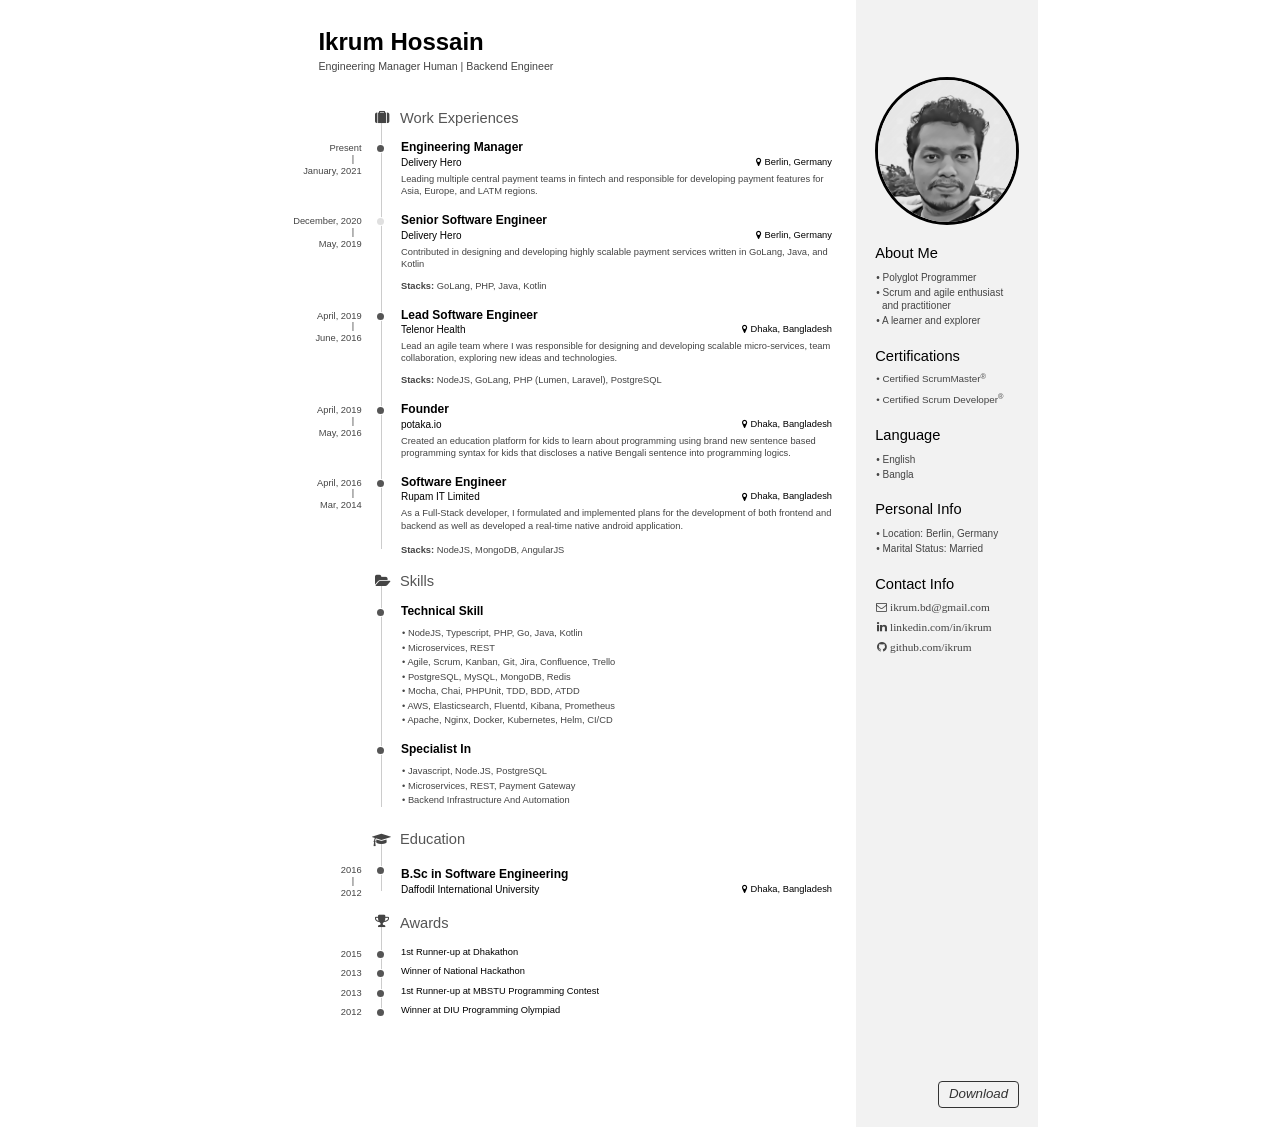
<file: index.html>
<!DOCTYPE html>

<head>
    <meta name="title" property="og:title" content="Ikrum Hossain | Resume">
    <meta name="description" property="og:description"
        content="Software Engineer | Backend Enthusiast | Agile | Team Lead  Polyglot Programmer | Scrum and agile enthusiast and practitioner | Team player">
    <meta http-equiv="Content-Type" content="text/html; charset=UTF-8">
    <meta name="author" content="Ikrum Hossain" />
    <meta property="article:published_time" content="2018-05-05T21:00:11+00:00" />
    <meta property="article:modified_time" content="2019-07-05T21:58:41+00:00" />

    <title>Ikrum Hossain | Resume</title>
    <link rel="shortcut icon" href="/favicon.ico" type="image/x-icon">
    <link rel="stylesheet" type="text/css" href="./assets/normalize.css">
    <link href="https://stackpath.bootstrapcdn.com/font-awesome/4.7.0/css/font-awesome.min.css" rel="stylesheet"
        integrity="sha384-wvfXpqpZZVQGK6TAh5PVlGOfQNHSoD2xbE+QkPxCAFlNEevoEH3Sl0sibVcOQVnN" crossorigin="anonymous">
    <link rel="stylesheet" type="text/css" href="./assets/resume.css">


</head>

<body lang="en">
    <section id="main">
        <header id="title">
            <h1>Ikrum Hossain</h1>
            <span class="subtitle">Engineering Manager Human | Backend Engineer</span>
        </header>
        <section class="main-block">
            <h2>
                <i class="fa fa-suitcase"></i> Work Experiences
            </h2>

            <section class="blocks">
                <div class="date">
                    <span>Present</span><span>January, 2021</span>
                </div>
                <div class="decorator">
                </div>
                <div class="details">
                    <header>
                        <h3>Engineering Manager</h3>
                        <span class="place">Delivery Hero</span>
                        <span class="location">Berlin, Germany</span>
                    </header>
                    <div>
                        Leading multiple central payment teams in fintech and responsible for developing payment
                        features for
                        Asia, Europe, and LATM
                        regions.
                    </div>
                </div>
            </section>

            <section class="blocks merge-timeline">
                <div class="date">
                    <span>December, 2020</span><span>May, 2019</span>
                </div>
                <div class="decorator">
                </div>
                <div class="details">
                    <header>
                        <h3>Senior Software Engineer</h3>
                        <span class="place">Delivery Hero</span>
                        <span class="location">Berlin, Germany</span>
                    </header>
                    <div>
                        Contributed in designing and developing highly scalable payment services written in GoLang,
                        Java, and Kotlin
                    </div>
                    <div class="stacks">
                        <span class="stack-head">Stacks: </span>
                        <strong>GoLang, PHP, Java, Kotlin</strong>
                    </div>
                </div>
            </section>

            <section class="blocks">
                <div class="date">
                    <span>April, 2019</span><span>June, 2016</span>
                </div>
                <div class="decorator">
                </div>
                <div class="details">
                    <header>
                        <h3>Lead Software Engineer</h3>
                        <span class="place">Telenor Health</span>
                        <span class="location">Dhaka, Bangladesh</span>
                    </header>
                    <div>
                        Lead an agile team where I was responsible for designing and developing scalable
                        micro-services, team collaboration, exploring new ideas and technologies.
                    </div>
                    <div class="stacks">
                        <span class="stack-head">Stacks: </span>
                        <strong>NodeJS, GoLang, PHP (Lumen, Laravel), PostgreSQL</strong>
                    </div>
                </div>
            </section>
            <section class="blocks">
                <div class="date">
                    <span>April, 2019</span><span>May, 2016</span>
                </div>
                <div class="decorator">
                </div>
                <div class="details">
                    <header>
                        <h3>Founder</h3>
                        <span class="place">potaka.io</span>
                        <span class="location">Dhaka, Bangladesh</span>
                    </header>
                    <div>
                        Created an education platform for kids to learn about programming using brand new sentence based
                        programming syntax for kids that discloses a
                        native Bengali sentence into programming logics.
                    </div>
                </div>
            </section>
            <section class="blocks">
                <div class="date">
                    <span>April, 2016</span><span>Mar, 2014</span>
                </div>
                <div class="decorator">
                </div>
                <div class="details">
                    <header>
                        <h3>Software Engineer</h3>
                        <span class="place">Rupam IT Limited</span>
                        <span class="location">Dhaka, Bangladesh</span>
                    </header>
                    <div>
                        As a Full-Stack developer, I formulated and implemented plans for the development of both
                        frontend
                        and backend as well as developed a real-time native android application.
                    </div>

                    <div class="stacks">
                        <br />
                        <span class="stack-head">Stacks: </span>
                        <strong>NodeJS, MongoDB, AngularJS</strong>
                    </div>
                </div>
            </section>
        </section>

        <section class="main-block">
            <h2>
                <i class="fa fa-folder-open"></i> Skills
            </h2>
            <section class="blocks">
                <div class="date">
                </div>
                <div class="decorator">
                </div>
                <div class="details">
                    <header>
                        <h3>Technical Skill</h3>
                    </header>
                    <div class="no-top-margin">
                        <ul>
                            <li>NodeJS, Typescript, PHP, Go, Java, Kotlin</li>
                            <li>Microservices, REST</li>
                            <li>Agile, Scrum, Kanban, Git, Jira, Confluence, Trello</li>
                            <li>PostgreSQL, MySQL, MongoDB, Redis</li>
                            <li>Mocha, Chai, PHPUnit, TDD, BDD, ATDD</li>
                            <li>AWS, Elasticsearch, Fluentd, Kibana, Prometheus</li>
                            <li>Apache, Nginx, Docker, Kubernetes, Helm, CI/CD</li>
                        </ul>
                        </ul>
                    </div>
                </div>
            </section>
            <section class="blocks">
                <div class="date">
                </div>
                <div class="decorator">
                </div>
                <div class="details">
                    <header>
                        <h3>Specialist In</h3>
                    </header>
                    <div class="no-top-margin">
                        <ul>
                            <li>Javascript, Node.JS, PostgreSQL</li>
                            <li>Microservices, REST, Payment Gateway</li>
                            <li>Backend Infrastructure And Automation</li>
                        </ul>
                    </div>
                </div>
            </section>
        </section>

        <section class="main-block concise">
            <h2>
                <i class="fa fa-graduation-cap"></i> Education
            </h2>
            <!-- <section class="blocks">
                        <div class="date">
                            <span>2019</span>
                            <span>2018</span>
                        </div>
                        <div class="decorator">
                        </div>
                        <div class="details">
                            <div>
                                <header>
                                    <h3>M.Sc in Computer Science and Engineering</h3>
                                    <span class="place">Jahangir Nagar University</span>
                                    <span class="location">Dhaka, Bangladesh</span>
                                </header>
                            </div>
                        </div>
                </section> -->
            <section class="blocks">
                <div class="date">
                    <span>2016</span><span>2012</span>
                </div>
                <div class="decorator">
                </div>
                <div class="details">
                    <div>
                        <header>
                            <h3>B.Sc in Software Engineering</h3>
                            <span class="place">Daffodil International University</span>
                            <span class="location">Dhaka, Bangladesh</span>
                        </header>
                    </div>
            </section>

        </section>
        <section class="main-block concise">
            <h2>
                <i class="fa fa-trophy"></i> Awards
            </h2>
            <section class="blocks">
                <div class="date">
                    <span>2015</span>
                </div>
                <div class="decorator">
                </div>
                <div class="details">
                    <header>
                        1st Runner-up at Dhakathon
                    </header>
                </div>
            </section>
            <section class="blocks">
                <div class="date">
                    <span>2013</span>
                </div>
                <div class="decorator">
                </div>
                <div class="details">
                    <header>
                        Winner of National Hackathon
                    </header>
                </div>
            </section>
            <section class="blocks">
                <div class="date">
                    <span>2013</span>
                </div>
                <div class="decorator">
                </div>
                <div class="details">
                    <header>
                        1st Runner-up at MBSTU Programming Contest
                    </header>
                </div>
            </section>
            <section class="blocks">
                <div class="date">
                    <span>2012</span>
                </div>
                <div class="decorator">
                </div>
                <div class="details">
                    <header>
                        Winner at DIU Programming Olympiad
                    </header>
                </div>
            </section>

        </section>

    </section>
    <aside id="sidebar">
        <div class="side-block">
            <img src="./assets/new-avatar.jpg" alt="avatar" class="avatar">
        </div>
        <div class="side-block" id="personal-info">
            <h1>About Me</h1>
            <ul>
                <li>Polyglot Programmer</li>
                <li>Scrum and agile enthusiast and practitioner</li>
                <li>A learner and explorer</li>
            </ul>
        </div>
        <div class="side-block" id="cert-info">
            <h1>Certifications</h1>
            <ul>
                <li>
                    <a href="https://www.scrumalliance.org/community/profile/ihossain4">Certified
                        ScrumMaster<sup>®</sup></a>
                </li>
                <li>
                    <a href="https://www.scrumalliance.org/community/profile/ihossain4">Certified Scrum
                        Developer<sup>®</sup></a>
                </li>
            </ul>
        </div>
        <div class="side-block" id="personal-info">
            <h1>Language</h1>
            <ul>
                <li>English</li>
                <li>Bangla</li>
            </ul>
        </div>

        <div class="side-block" id="personal-info">
            <h1>Personal Info</h1>
            <ul>
                <li>Location: Berlin, Germany</li>
                <li>Marital Status: Married</li>
            </ul>
        </div>

        <div class="side-block" id="contact">
            <h1>Contact Info</h1>
            <ul>
                <li><i class="fa fa-envelope-o"></i> ikrum.bd@gmail.com</li>
                <li><i class="fa fa-linkedin"></i> <a href="https://www.linkedin.com/in/ikrum">linkedin.com/in/ikrum</a>
                </li>
                <li><i class="fa fa-github"></i> <a href="https://github.com/ikrum">github.com/ikrum</a></li>
            </ul>
        </div>

        <div class="side-block" id="disclaimer">
            <a href="/ikrum-resume.pdf" download="" class="btn">Download</a>
            <p>This resume is available online at <br> — <a href="https://ikrum.github.io/">https://ikrum.github.io/</a></p>
        </div>
    </aside>
</body>

</html>
</file>
<file: assets/resume.css>
@page {
  size: A4 portrait;
  margin: 0;
}

* {
  box-sizing: border-box;
}

:root {
  --page-width: 8.3in;
  --page-height: 11.74in;
  --main-width: 6.4in;
  --sidebar-width: calc(var(--page-width) - var(--main-width));
  --decorator-horizontal-margin: 0.2in;

  --sidebar-horizontal-padding: 0.2in;

  /* XXX: using px for very good precision control */
  --decorator-outer-offset-top: 10px;
  --decorator-outer-offset-left: -5.5px;
  --decorator-border-width: 1px;
  --decorator-outer-dim: 9px;
  --decorator-border: 1px solid #ccc;

  --row-blocks-padding-top: 5pt;
  --date-block-width: 1.2in;

  --main-blocks-title-icon-offset-left: -19pt;
}

body {
  width: var(--page-width);
  height: var(--page-height);
  margin: 0 auto;
  font-family: "Open Sans", sans-serif;
  font-weight: 300;
  line-height: 1.3;
  color: #444;
  hyphens: auto;
}

h1,
h2,
h3 {
  margin: 0;
  color: #000;
}

a {
  text-decoration: none;
  color: #444;
}

li {
  list-style-type: none;
}

#main {
  float: left;
  width: var(--main-width);
  padding: 0.25in 0.25in 0 0.25in;
  font-size: 7pt;
}

#sidebar {
  float: right;
  position: relative;
  /* for disclaimer */
  width: var(--sidebar-width);
  height: 100%;
  padding: 0.6in var(--sidebar-horizontal-padding);
  background-color: #f2f2f2;
  font-size: 8.5pt;
}

/* main */

/** big title **/
#title,
h1,
h2 {
  /*text-transform: uppercase;*/
}

#title {
  position: relative;
  left: 0.55in;
  margin-bottom: 0.3in;
  line-height: 1.2;
}

#title h1 {
  font-weight: bold;
  font-size: 18pt;
  line-height: 1.5;
}

#title h1 strong {
  margin: auto 2pt auto 4pt;
  font-weight: 600;
}

.subtitle {
  font-size: 8pt;
}

/*** categorial blocks ***/

.main-block {
  margin-top: 0.1in;
}

#main h2 {
  position: relative;
  top: var(--row-blocks-padding-top);
  /* XXX: 0.5px for aligning fx printing */
  left: calc((var(--date-block-width) + var(--decorator-horizontal-margin)));
  font-weight: 400;
  font-size: 11pt;
  color: #555;
}

#main h2>i {
  /* use absolute position to prevent icon's width from misaligning title */
  /* assigning a fixed width here is no better due to needing to align decorator
     line too */
  position: absolute;
  left: var(--main-blocks-title-icon-offset-left);
  z-index: 1;
  /* over decorator line */
  color: #444;
}

#main h2::after {
  /* extends the decorator line */
  height: calc(var(--row-blocks-padding-top) * 2);
  position: relative;
  top: calc(-1 * var(--row-blocks-padding-top));
  /* XXX: 0.5px for aligning fx printing */
  left: calc(-1 * var(--decorator-horizontal-margin));
  display: block;
  border-left: var(--decorator-border);
  z-index: 0;
  line-height: 0;
  font-size: 0;
  content: ' ';
}

/**** minor tweaks on the icon fonts ****/
#main h2>.fa-graduation-cap {
  left: calc(var(--main-blocks-title-icon-offset-left) - 2pt);
  top: 2pt;
}

#main h2>.fa-suitcase {
  top: 1pt;
}

#main h2>.fa-folder-open {
  top: 1.5pt;
}

/**** individual row blocks (date - decorator - details) ****/

.blocks {
  display: flex;
  flex-flow: row nowrap;
}

.blocks>div {
  padding-top: var(--row-blocks-padding-top);
}

.date {
  flex: 0 0 var(--date-block-width);
  padding-top: calc(var(--row-blocks-padding-top) + 2.5pt) !important;
  padding-right: var(--decorator-horizontal-margin);
  font-size: 7pt;
  text-align: right;
  line-height: 1;
}

.date span {
  display: block;
}

.date span:nth-child(2)::before {
  position: relative;
  top: 1pt;
  right: 5.5pt;
  display: block;
  height: 10pt;
  content: '|';
}

.decorator {
  flex: 0 0 0;
  position: relative;
  width: 2pt;
  min-height: 100%;
  border-left: var(--decorator-border);
}

/*
 * XXX: Use two filled circles to achieve the circle-with-white-border effect.
 * The normal technique of only using one pseudo element and
 * border: 1px solid white; style makes firefox erroneously either:
 * 1) overflows the grayshade background (if no background-clip is set), or
 * 2) shows decorator line which should've been masked by the white border
 *
 */

.decorator::before {
  position: absolute;
  top: var(--decorator-outer-offset-top);
  left: var(--decorator-outer-offset-left);
  content: ' ';
  display: block;
  width: var(--decorator-outer-dim);
  height: var(--decorator-outer-dim);
  border-radius: calc(var(--decorator-outer-dim) / 2);
  background-color: #fff;
}

.decorator::after {
  position: absolute;
  top: calc(var(--decorator-outer-offset-top) + var(--decorator-border-width));
  left: calc(var(--decorator-outer-offset-left) + var(--decorator-border-width));
  content: ' ';
  display: block;
  width: calc(var(--decorator-outer-dim) - (var(--decorator-border-width) * 2));
  height: calc(var(--decorator-outer-dim) - (var(--decorator-border-width) * 2));
  border-radius: calc((var(--decorator-outer-dim) - (var(--decorator-border-width) * 2)) / 2);
  background-color: #555;
}

.blocks:last-child .decorator {
  /* slightly shortens it */
  margin-bottom: 0.07in;
}

/***** fine-tunes on the details block where the real juice is *****/

.details {
  flex: 1 0 0;
  padding-left: var(--decorator-horizontal-margin);
  padding-top: calc(var(--row-blocks-padding-top) - 0.5pt) !important;
  /* not sure why but this is needed for better alignment */
}

.details header {
  color: #000;
}

.details h3 {
  font-size: 9pt;
}

.main-block:not(.concise) .details div {
  margin: 0.18in 0 0.1in 0;
}

.main-block:not(.concise) .blocks:last-child .details div {
  margin-bottom: 0;
}

.main-block.concise .details div:not(.concise) {
  /* use padding to work around the fact that margin doesn't affect floated
     neighboring elements */
  padding: 0.05in 0 0.07in 0;
}

.details .place {
  float: left;
  font-size: 7.5pt;
}

.details .location {
  float: right;
}

.details div {
  clear: both;
}

.details .location::before {
  display: inline-block;
  position: relative;
  right: 3pt;
  top: 0.25pt;
  font-family: FontAwesome;
  font-weight: normal;
  font-style: normal;
  text-decoration: inherit;
  content: "\f041";
}

/***** fine-tunes on the lists... *****/

#main ul,
#personal-info ul,
#cert-info ul {
  padding-left: 0.07in;
  margin: 0.08in 0;
}

#main li,
#personal-info li,
#cent-info li {
  margin: 0 0 0.025in 0;
}

/****** customize list symbol style ******/
#main li::before,
#personal-info li::before,
#cert-info li::before {
  position: relative;
  margin-left: -4.25pt;
  content: '• ';
}

.details .concise ul {
  margin: 0 !important;
  -webkit-columns: 2;
  -moz-columns: 2;
  columns: 2;
}

.details .concise li {
  margin: 0 !important;
}

.details .concise li {
  margin-left: 0 !important;
}



/* sidebar */

.avatar {
  border-radius: 50%;
  border: 3px solid black;
  max-width: 100%;
  display: block;
  vertical-align: middle;
  height: auto;
  -webkit-filter: grayscale(100%);
  filter: grayscale(100%);
}

#sidebar h1 {
  font-weight: 400;
  font-size: 11pt;
}

.side-block {
  margin-top: 0.2in;
}

#contact ul,
#links ul {
  margin-top: 0.05in;
  padding-left: 0;
  font-family: "Source Sans Pro";
  font-weight: 400;
  line-height: 1.75;
}

#contact li>i,
#links li>i {
  width: 9pt;
  /* for text alignment */
  text-align: right;
}

#skills {
  line-height: 1.5;
}

#skills ul {
  margin: 0.05in 0 0.15in;
  padding: 0;
}

#disclaimer {
  position: absolute;
  bottom: var(--sidebar-horizontal-padding);
  right: var(--sidebar-horizontal-padding);
  font-size: 7.5pt;
  font-style: italic;
  line-height: 1.1;
  text-align: right;
  color: #777;
}

#disclaimer p {
  display: none;
}

#disclaimer a.btn {
  color: #333;
  border-color: #ccc;
  display: inline-block;
  padding: 5px 10px;
  margin-bottom: 0;
  font-size: 10pt;
  text-align: center;
  white-space: nowrap;
  vertical-align: middle;
  cursor: pointer;
  -webkit-user-select: none;
  -moz-user-select: none;
  -ms-user-select: none;
  user-select: none;
  background-image: none;
  border: 1px solid;
  border-radius: 4px;
}

#disclaimer a.btn:hover {
  color: #333;
  background-color: #e6e6e6;
  border-color: #adadad;
}

#personal-info li {
  font-size: 7.5pt;
}

#cert-info li {
  font-size: 7.4pt;
  display: block;
  margin-bottom: 0.08in;
}

#cert-info li span {
  font-size: 7pt;
  display: block;
  margin-bottom: 0.12in;
}

.print {
  display: none;
}

@media print {
  .page-break {
    page-break-after: always;
  }

  body {
    -webkit-print-color-adjust: exact;
  }

  #disclaimer p {
    display: block;
  }

  #disclaimer a.btn {
    display: none;
  }

  .print {
    display: inherit;
  }

  .page-break-margin {
    margin-top: 2in;
  }
}

li.project-title {
  font-size: 8pt;
  font-weight: bold;
}

li.project-title>ul li {
  font-size: 7pt;
  font-weight: normal;
}

.projects {
  margin-left: 10px !important;
  margin-top: 0px !important;
}

.stacks {
  margin-top: 0px !important;
}

.projects h4 {
  margin: 0;
}

.projects ul {
  margin-top: 3px !important;
}

.project-summery {
  margin-top: 0px !important;
  margin-bottom: 8px !important;
}

.no-top-margin {
  margin-top: 0px !important;
}

.stack-head {
  font-weight: 700;
}

.merge-timeline .decorator::after {
  background-color: #e0e0e0 !important;
}
</file>
